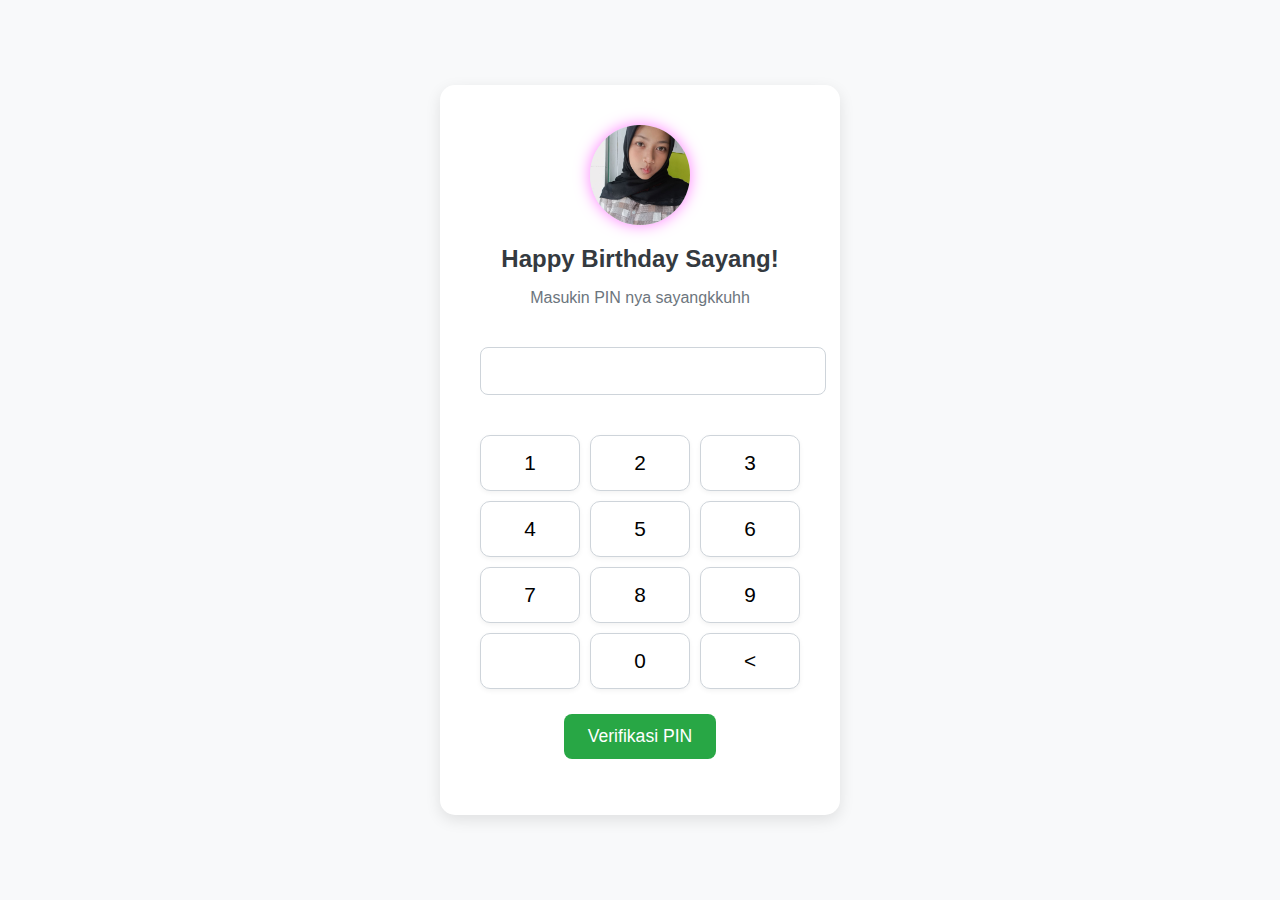
<file: index.html>
<!DOCTYPE html>
<html lang="id">
<head>
    <meta charset="UTF-8">
    <meta name="viewport" content="width=device-width, initial-scale=1.0">
    <title>Masukan PIN nya ayyy</title>
    <style>
        body {
            font-family: 'Segoe UI', Tahoma, Geneva, Verdana, sans-serif;
            display: flex;
            justify-content: center;
            align-items: center;
            height: 100vh;
            background-color: #f8f9fa;
            margin: 0;
        }
        .container {
            text-align: center;
            padding: 40px;
            background-color: #fff;
            border-radius: 15px;
            box-shadow: 0 5px 15px rgba(0, 0, 0, 0.1);
            width: 320px;
        }
        .avatar {
            width: 100px;
            height: 100px;
            border-radius: 50%;
            margin: 0 auto 20px;
            background-color: #e9ecef;
            overflow: hidden;
            display: flex;
            justify-content: center;
            align-items: center;
            box-shadow: 0 0 15px rgba(255, 0, 255, 0.5); /* Initial pink shadow */
            animation: rgbShadow 5s infinite; /* RGB shadow animation */
        }
        @keyframes rgbShadow {
            0% { box-shadow: 0 0 15px rgba(255, 0, 255, 0.5); } /* Pink */
            25% { box-shadow: 0 0 15px rgba(0, 255, 255, 0.5); } /* Cyan */
            50% { box-shadow: 0 0 15px rgba(255, 255, 0, 0.5); } /* Yellow */
            75% { box-shadow: 0 0 15px rgba(0, 255, 0, 0.5); } /* Green */
            100% { box-shadow: 0 0 15px rgba(255, 0, 255, 0.5); } /* Pink */
        }
        .avatar img {
            width: 100%;
            height: auto;
            display: block;
        }
        h2 {
            color: #343a40;
            margin-bottom: 10px;
        }
        p.greeting {
            color: #6c757d;
            margin-bottom: 25px;
            font-size: 1rem;
        }
        #pinInput {
            width: 100%;
            padding: 12px;
            margin: 15px 0;
            border: 1px solid #ced4da;
            border-radius: 8px;
            font-size: 1.2rem;
            text-align: center;
            letter-spacing: 0.2rem;
        }
        .keyboard {
            display: grid;
            grid-template-columns: repeat(3, 1fr);
            gap: 10px;
            margin-top: 25px;
        }
        .key {
            padding: 15px;
            background-color: #fff;
            border: 1px solid #ced4da;
            border-radius: 10px;
            font-size: 1.3rem;
            cursor: pointer;
            box-shadow: 0 2px 5px rgba(0, 0, 0, 0.05);
            transition: background-color 0.2s, color 0.2s;
        }
        .key:hover {
            background-color: #e9ecef;
        }
        .key:active {
            background-color: #ff4081; /* Pink when clicked */
            color: white;
        }
        .error {
            color: #dc3545;
            margin-top: 15px;
            font-size: 1rem;
        }
        #submitButton {
            padding: 12px 24px;
            background-color: #28a745;
            color: white;
            border: none;
            border-radius: 8px;
            cursor: pointer;
            font-size: 1.1rem;
            margin-top: 25px;
            transition: background-color 0.2s;
        }
        #submitButton:hover {
            background-color: #218838;
        }
        #submitButton:active {
            background-color: #1e7e34;
        }
    </style>
</head>
<body>
    <div class="container">
        <div class="avatar">
            <img src="f.jpeg" alt="Foto Profil">
        </div>
        <h2>Happy Birthday Sayang!</h2>
        <p class="greeting">Masukin PIN nya sayangkkuhh</p>
        <input type="password" id="pinInput" maxlength="8" readonly>
        <div class="keyboard">
            <button class="key" onclick="appendPin('1')">1</button>
            <button class="key" onclick="appendPin('2')">2</button>
            <button class="key" onclick="appendPin('3')">3</button>
            <button class="key" onclick="appendPin('4')">4</button>
            <button class="key" onclick="appendPin('5')">5</button>
            <button class="key" onclick="appendPin('6')">6</button>
            <button class="key" onclick="appendPin('7')">7</button>
            <button class="key" onclick="appendPin('8')">8</button>
            <button class="key" onclick="appendPin('9')">9</button>
            <button class="key" onclick="appendPin('')"></button>
            <button class="key" onclick="appendPin('0')">0</button>
            <button class="key" onclick="backspace()">&lt;</button>
        </div>
        <button id="submitButton" onclick="validatePin()">Verifikasi PIN</button>
        <audio id="birthdaySong" src="msk2.mp3" preload="auto"></audio>
        <p class="error" id="errorText"></p>
    </div>

    <script>
            document.addEventListener('DOMContentLoaded', function() {
            const birthdaySong = document.getElementById('birthdaySong');
            birthdaySong.play();
        });
        const correctPin = "02052009";
        const pinInput = document.getElementById("pinInput");
        const errorText = document.getElementById("errorText");

        function appendPin(number) {
            if (pinInput.value.length < 8) {
                pinInput.value += number;
            }
        }

        function backspace() {
            pinInput.value = pinInput.value.slice(0, -1);
        }

        function validatePin() {
            const pin = pinInput.value;

            if (pin === correctPin) {
                window.location.href = "ultah.html";
            } else {
                errorText.textContent = "PIN salah. Silakan coba lagi.";
            }
        }
    </script>
</body>
</html>
</file>
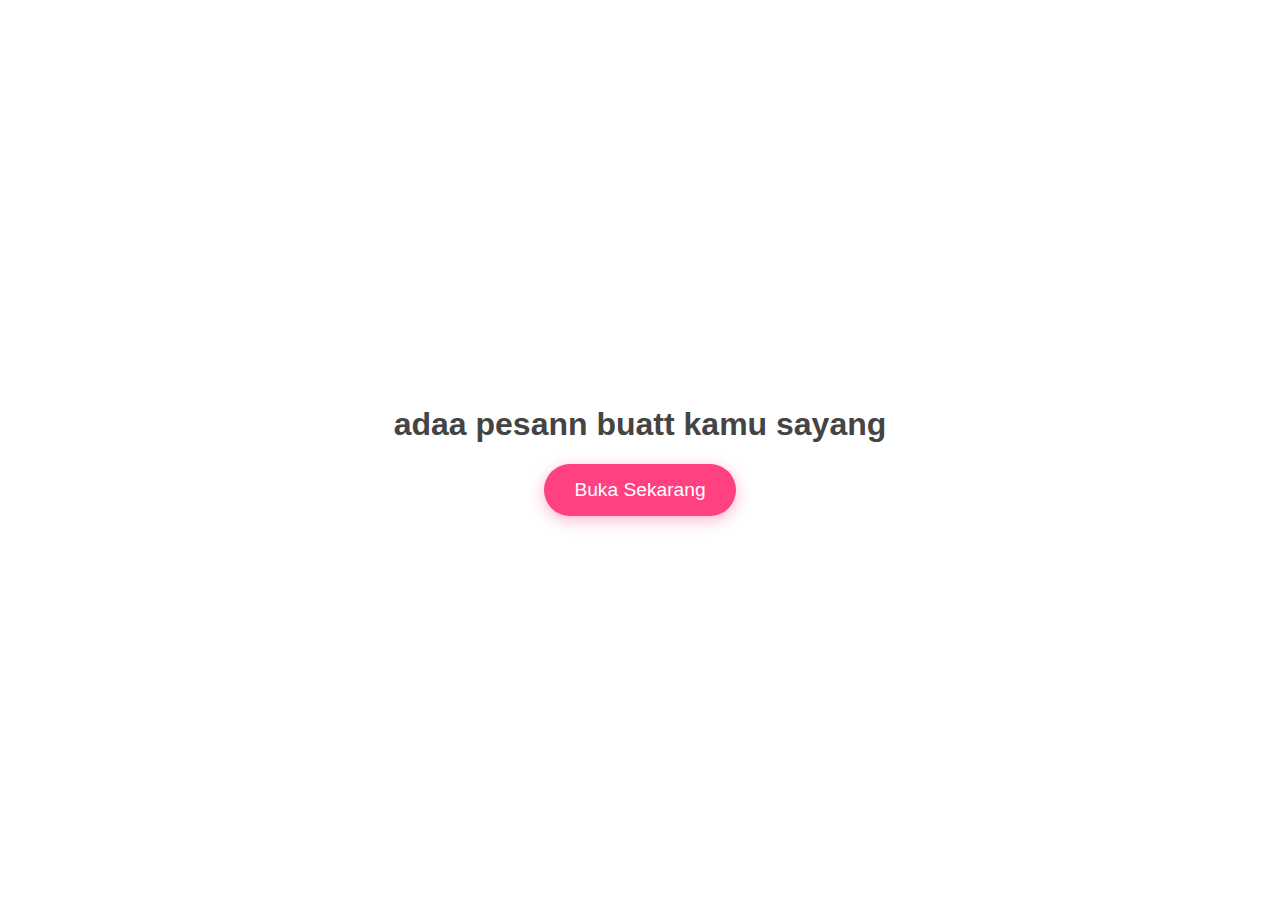
<file: end.html>
<!DOCTYPE html>
<html lang="id">
<head>
    <meta charset="UTF-8">
    <meta name="viewport" content="width=device-width, initial-scale=1.0">
    <title>happy birthdayyy syangggg</title>
    <style>
        body {
            margin: 0;
            padding: 0;
            font-family: 'Segoe UI', Tahoma, Geneva, Verdana, sans-serif;
            background: linear-gradient(135deg, #fce4ec 0%, #f8bbd0 100%);
            display: flex;
            justify-content: center;
            align-items: center;
            min-height: 100vh;
            overflow-x: hidden;
            color: #444;
        }

        /* Overlay Awal */
        #overlay {
            position: fixed;
            top: 0; left: 0; width: 100%; height: 100%;
            background: white;
            z-index: 100;
            display: flex;
            justify-content: center;
            align-items: center;
            flex-direction: column;
            text-align: center;
        }

        .btn-primary {
            padding: 15px 30px;
            font-size: 1.2rem;
            background-color: #ff4081;
            color: white;
            border: none;
            border-radius: 50px;
            cursor: pointer;
            box-shadow: 0 4px 15px rgba(255, 64, 129, 0.4);
            transition: 0.3s;
        }

        .btn-primary:hover { transform: scale(1.05); background-color: #f50057; }

        /* Wadah Teks */
        .card {
            background: rgba(255, 255, 255, 0.95);
            padding: 30px;
            border-radius: 25px;
            box-shadow: 0 15px 35px rgba(0,0,0,0.1);
            max-width: 450px;
            width: 85%;
            text-align: center;
            z-index: 10;
            display: none;
            margin: 20px;
        }

        .long-text {
            line-height: 1.7;
            font-size: 1rem;
            white-space: pre-wrap;
            text-align: left;
            margin-bottom: 20px;
            border-right: 2px solid #ff4081;
        }

        /* Tombol WhatsApp */
        #waButton {
            display: none; /* Sembunyi sampai teks selesai */
            background-color: #25D366;
            color: white;
            text-decoration: none;
            padding: 12px 25px;
            border-radius: 30px;
            font-weight: bold;
            display: inline-flex;
            align-items: center;
            gap: 10px;
            animation: bounceIn 0.8s ease;
        }

        @keyframes bounceIn {
            0% { transform: scale(0); opacity: 0; }
            70% { transform: scale(1.1); }
            100% { transform: scale(1); opacity: 1; }
        }

        /* Balon */
        .balloon {
            position: absolute;
            bottom: -100px;
            width: 40px;
            height: 55px;
            border-radius: 50%;
            opacity: 0.5;
            z-index: 1;
            animation: float 7s infinite linear;
        }

        @keyframes float {
            to { transform: translateY(-120vh) rotate(20deg); }
        }
    </style>
</head>
<body>

    <div id="overlay">
        <h1>adaa pesann buatt kamu sayang</h1>
        <button class="btn-primary" onclick="mulaiSekarang()">Buka Sekarang</button>
    </div>

<audio id="myAudio" loop>
    <source src="kiniusaisudah.mp3" type="audio/mpeg">
</audio>

    <div class="card" id="mainCard">
        <h2 style="color: #ff4081; margin-top: 0;">Happy Birthday syangku firdaaa! ✨</h2>
        <div id="typing-container" class="long-text"></div>
        
        <a href="https://wa.me/083171710493" id="waButton" target="_blank">
            <svg style="width:24px;height:24px" viewBox="0 0 24 24">
                <path fill="currentColor" d="M12.04 2C6.58 2 2.13 6.45 2.13 11.91C2.13 13.66 2.59 15.36 3.45 16.86L2.05 22L7.3 20.62C8.75 21.41 10.38 21.83 12.04 21.83C17.5 21.83 21.95 17.38 21.95 11.92C21.95 9.27 20.92 6.78 19.05 4.91C17.18 3.03 14.69 2 12.04 2M12.05 3.67C14.25 3.67 16.31 4.53 17.87 6.09C19.42 7.65 20.28 9.71 20.28 11.92C20.28 16.46 16.58 20.15 12.04 20.15C10.66 20.15 9.3 19.8 8.1 19.14L7.81 18.96L4.67 19.79L5.51 16.73L5.31 16.42C4.58 15.26 4.19 13.92 4.19 11.91C4.19 7.37 7.88 3.67 12.05 3.67M9.21 8.35C9.04 8.35 8.76 8.41 8.53 8.66C8.3 8.92 7.64 9.53 7.64 10.77C7.64 12.01 8.54 13.21 8.66 13.38C8.79 13.54 10.42 16.05 12.92 17.12C13.51 17.38 13.97 17.52 14.33 17.64C14.93 17.83 15.47 17.8 15.9 17.74C16.39 17.66 17.41 17.11 17.62 16.5C17.83 15.89 17.83 15.36 17.77 15.25C17.71 15.15 17.54 15.09 17.29 14.97C17.04 14.84 15.8 14.23 15.57 14.15C15.34 14.07 15.17 14.03 15 14.28C14.84 14.53 14.38 15.08 14.24 15.25C14.1 15.41 13.96 15.43 13.71 15.31C13.46 15.18 12.66 14.92 11.71 14.08C10.97 13.42 10.48 12.61 10.33 12.35C10.19 12.09 10.32 11.95 10.44 11.83C10.55 11.72 10.69 11.53 10.82 11.38C10.95 11.23 10.99 11.13 11.07 10.96C11.16 10.8 11.12 10.65 11.05 10.53C10.99 10.4 10.53 9.27 10.34 8.81C10.16 8.37 9.97 8.43 9.83 8.42C9.69 8.42 9.53 8.35 9.38 8.35H9.21Z" />
            </svg>
            Balas di WhatsApp
        </a>
    </div>

    <script>
        // ISI TEKS KAMU DI SINI
        const teks = `Haii! Hari ini adalah hari besarmu. 🎂\n\nakuu cumaaa mauu bilangg kalo kamu itu spesial bangett ayy.timaaciii ayangg udaa kuatt sampee sejauh iniii udaaa mauuu nerimaa akuu apa adanyaaa,dan semogaa kitaa selaluu bisaa bersamaa selamanyaaa,kitaa salingg jujurr yahh sayangggg\n\nsemogaa dii umurr kamuu yang baru iniii 17 tahunn, kamuu makinn bahagiaa yahh sayanggg, dilancarkann rezekinyaaa, dan semogaa yaangg kamuu impikann ituuu terwujudd yahh sayanggg,, akuu sayanggg kamuu selamanyaa I LOVE YOU FIRDA SIPANA ROSDIAN. Amin!\n\nJangan lupa makan enak hari ini ya! 🥳`;

        function mulaiSekarang() {
            document.getElementById('overlay').style.display = 'none';
            const card = document.getElementById('mainCard');
            card.style.display = 'block';

            const audio = document.getElementById('myAudio');
            audio.play();

            ketikTeks();
            buatBalon();
        }

        let i = 0;
        const speed = 70; // Kecepatan ngetik

        function ketikTeks() {
            const container = document.getElementById("typing-container");
            if (i < teks.length) {
                container.innerHTML += teks.charAt(i);
                i++;
                setTimeout(ketikTeks, speed);
            } else {
                // Teks Selesai
                container.style.borderRight = "none";
                munculkanTombol();
            }
        }

        function munculkanTombol() {
            const btn = document.getElementById('waButton');
            btn.style.display = 'inline-flex';
        }

        function buatBalon() {
            for (let j = 0; j < 20; j++) {
                let balloon = document.createElement('div');
                balloon.className = 'balloon';
                balloon.style.left = Math.random() * 100 + 'vw';
                balloon.style.backgroundColor = `hsl(${Math.random() * 360}, 70%, 75%)`;
                balloon.style.animationDelay = Math.random() * 7 + 's';
                document.body.appendChild(balloon);
            }
        }
    </script>
</body>
</html>
</file>
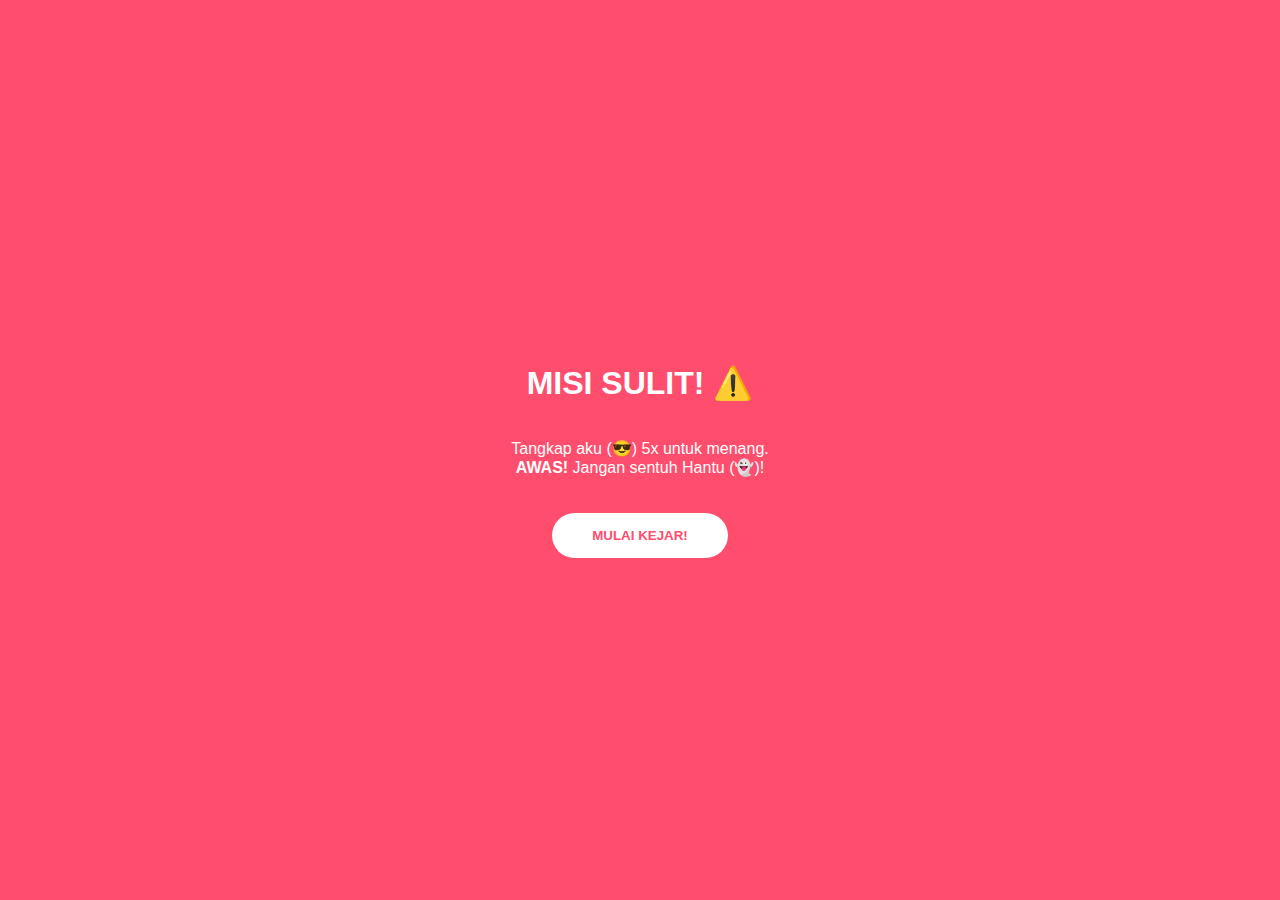
<file: game2.html>
<!DOCTYPE html>
<html lang="id">
<head>
    <meta charset="UTF-8">
    <meta name="viewport" content="width=device-width, initial-scale=1.0">
    <title>Misi Berbahaya: Kejar Cintaku! 🏃‍♂️💨</title>
    <style>
        :root { --pink: #ff4d6d; --bg: #fff0f3; }
        body { 
            margin: 0; background: var(--bg); font-family: 'Poppins', sans-serif; 
            display: flex; flex-direction: column; align-items: center; justify-content: center; 
            height: 100vh; overflow: hidden; touch-action: none;
        }

        #start-screen {
            position: fixed; inset: 0; background: var(--pink); z-index: 1000;
            display: flex; flex-direction: column; align-items: center; justify-content: center;
            color: white; text-align: center; padding: 20px;
        }

        #arena {
            width: 90vw; height: 70vh; background: white; border: 5px solid var(--pink);
            border-radius: 20px; position: relative; overflow: hidden; box-shadow: 0 10px 30px rgba(0,0,0,0.1);
            cursor: crosshair;
        }

        .actor { position: absolute; font-size: 35px; user-select: none; z-index: 10; }
        .obstacle { z-index: 50; pointer-events: auto; }
        
        .ui-top { display: flex; gap: 30px; font-size: 20px; font-weight: bold; color: var(--pink); margin-bottom: 10px; }

        /* Tombol Next yang akan muncul saat menang */
        #nextBtn {
            position: fixed;
            bottom: 30px;
            right: 30px;
            padding: 15px 35px;
            background: #2b9348;
            color: white;
            border: none;
            border-radius: 50px;
            font-size: 18px;
            font-weight: bold;
            display: none; /* Sembunyi dulu */
            cursor: pointer;
            box-shadow: 0 10px 20px rgba(43, 147, 72, 0.4);
            z-index: 200;
            animation: bounceIn 0.8s cubic-bezier(0.175, 0.885, 0.32, 1.275);
        }

        @keyframes bounceIn {
            0% { transform: scale(0); }
            70% { transform: scale(1.2); }
            100% { transform: scale(1); }
        }

        .win-overlay {
            position: absolute; inset: 0; background: rgba(255, 255, 255, 0.8);
            display: none; flex-direction: column; align-items: center; justify-content: center;
            z-index: 150; color: var(--pink); text-align: center;
        }
    </style>
</head>
<body>

    <div id="start-screen">
        <h1>MISI SULIT! ⚠️</h1>
        <p>Tangkap aku (😎) 5x untuk menang.<br><b>AWAS!</b> Jangan sentuh Hantu (👻)!</p>
        <button onclick="startGame()" style="padding: 15px 40px; border-radius: 30px; border: none; cursor: pointer; font-weight: bold; background: white; color: var(--pink); margin-top: 20px;">
            MULAI KEJAR!
        </button>
    </div>

    <audio id="bgMusic" loop>
        <source src="meskidibibirini.mp3" type="audio/mpeg">
    </audio>

    <div class="ui-top">
        <div>❤️ Skor: <span id="count">0</span>/5</div>
        <div>⏱️ Waktu: <span id="timer">30</span>s</div>
    </div>

    <div id="arena">
        <div id="target" class="actor" style="cursor:pointer;">😎</div>
        <div id="win-message" class="win-overlay">
            <h1>BERHASIL! 🎉</h1>
            <p>Kamu memang pemenang hatiku.<br>Klik tombol di bawah!</p>
        </div>
    </div>

    <button id="nextBtn" onclick="window.location.href='kado.html'">Next ➔</button>

    <script>
        const arena = document.getElementById('arena');
        const target = document.getElementById('target');
        const music = document.getElementById('bgMusic');
        const nextBtn = document.getElementById('nextBtn');
        const winMessage = document.getElementById('win-message');
        
        let score = 0;
        let timeLeft = 30;
        let gameActive = false;
        let targetPos = { x: 100, y: 100 };

        function startGame() {
            document.getElementById('start-screen').style.display = 'none';
            music.play();
            gameActive = true;
            spawnGhosts();
            startTimer();
            moveTarget();
        }

        function startTimer() {
            let timerInterval = setInterval(() => {
                if(!gameActive) { clearInterval(timerInterval); return; }
                timeLeft--;
                document.getElementById('timer').innerText = timeLeft;
                if(timeLeft <= 0) gameOver("Waktu habis! Sayang kurang cepat nih 😜");
            }, 1000);
        }

        arena.addEventListener('mousemove', (e) => {
            if(!gameActive) return;
            const rect = arena.getBoundingClientRect();
            const mouseX = e.clientX - rect.left;
            const mouseY = e.clientY - rect.top;

            // Target Kabur
            const dist = Math.hypot(mouseX - targetPos.x, mouseY - targetPos.y);
            if (dist < 130) {
                targetPos.x += (targetPos.x - mouseX) * 0.3;
                targetPos.y += (targetPos.y - mouseY) * 0.3;
                targetPos.x = Math.max(20, Math.min(rect.width - 50, targetPos.x));
                targetPos.y = Math.max(20, Math.min(rect.height - 50, targetPos.y));
                target.style.left = targetPos.x + 'px';
                target.style.top = targetPos.y + 'px';
            }

            // Cek Tabrakan Hantu
            document.querySelectorAll('.obstacle').forEach(ghost => {
                const gDist = Math.hypot(mouseX - parseFloat(ghost.style.left), mouseY - parseFloat(ghost.style.top));
                if(gDist < 30) gameOver("Ups! Kamu kena racun hantu 👻 Coba lagi!");
            });
        });

        target.addEventListener('mousedown', () => {
            if(!gameActive) return;
            score++;
            document.getElementById('count').innerText = score;
            target.innerText = "❤️";
            
            if(score >= 5) {
                gameWin();
            } else {
                setTimeout(() => {
                    target.innerText = "😎";
                    targetPos = { x: Math.random() * (arena.clientWidth - 60), y: Math.random() * (arena.clientHeight - 60) };
                    moveTarget();
                }, 200);
            }
        });

        function gameWin() {
            gameActive = false;
            winMessage.style.display = 'flex';
            nextBtn.style.display = 'block'; // Tampilkan tombol Next
            music.pause(); // Opsional: matikan musik atau ganti lagu
        }

        function spawnGhosts() {
            for(let i=0; i<5; i++) {
                const ghost = document.createElement('div');
                ghost.className = 'actor obstacle';
                ghost.innerText = '👻';
                arena.appendChild(ghost);
                let x = Math.random() * (arena.clientWidth - 40), y = Math.random() * (arena.clientHeight - 40);
                let dx = (Math.random() - 0.5) * 7, dy = (Math.random() - 0.5) * 7;

                function moveGhost() {
                    if(!gameActive && score < 5) return;
                    if(score >= 5) { ghost.remove(); return; }
                    x += dx; y += dy;
                    if(x <= 0 || x >= arena.clientWidth - 40) dx *= -1;
                    if(y <= 0 || y >= arena.clientHeight - 40) dy *= -1;
                    ghost.style.left = x + 'px'; ghost.style.top = y + 'px';
                    requestAnimationFrame(moveGhost);
                }
                moveGhost();
            }
        }

        function moveTarget() {
            target.style.left = targetPos.x + 'px';
            target.style.top = targetPos.y + 'px';
        }

        function gameOver(msg) {
            gameActive = false;
            alert(msg);
            location.reload();
        }
    </script>
</body>
</html>
</file>
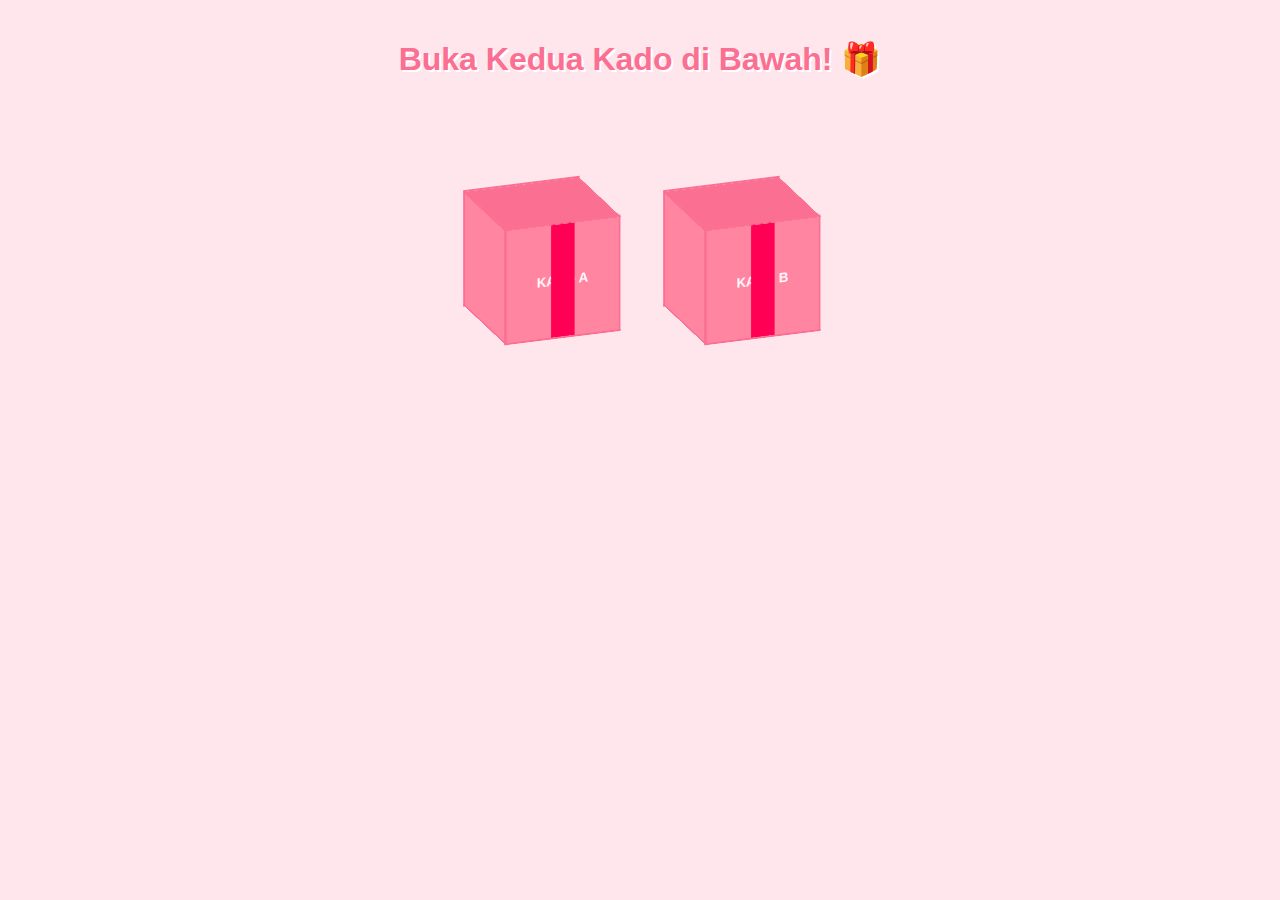
<file: kado.html>
<!DOCTYPE html>
<html lang="id">
<head>
    <meta charset="UTF-8">
    <meta name="viewport" content="width=device-width, initial-scale=1.0">
    <title>Kado Spesial Untukmu</title>
    <style>
        :root { --p: #ff85a1; --p-dark: #fb6f92; }
        body { 
            background: #ffe5ec; margin: 0; min-height: 100vh;
            display: flex; flex-direction: column; align-items: center;
            font-family: 'Poppins', sans-serif; perspective: 1000px;
            overflow: hidden;
        }

        h1 { color: var(--p-dark); margin-top: 40px; text-shadow: 2px 2px white; text-align: center; }

        .gift-container { display: flex; gap: 80px; margin-top: 100px; z-index: 10; }

        /* Struktur Kotak 3D */
        .gift-3d {
            width: 120px; height: 120px; position: relative;
            transform-style: preserve-3d;
            transform: rotateX(-20deg) rotateY(20deg);
            transition: transform 0.6s cubic-bezier(0.175, 0.885, 0.32, 1.275);
            cursor: pointer;
        }
        .gift-3d:hover { transform: rotateX(-20deg) rotateY(160deg); }

        .side {
            position: absolute; width: 120px; height: 120px;
            background: var(--p); border: 2px solid var(--p-dark);
            display: flex; align-items: center; justify-content: center;
            color: white; font-weight: bold; font-size: 14px;
        }
        .front  { transform: translateZ(60px); }
        .back   { transform: rotateY(180deg) translateZ(60px); background: #ffc2d1; color: var(--p-dark); }
        .left   { transform: rotateY(-90deg) translateZ(60px); }
        .right  { transform: rotateY(90deg) translateZ(60px); }
        .top    { transform: rotateX(90deg) translateZ(60px); background: var(--p-dark); }
        .bottom { transform: rotateX(-90deg) translateZ(60px); }

        .v-rib { position: absolute; width: 25px; height: 100%; background: #ff0054; left: 47.5px; z-index: 5; }

        /* TOMBOL END (Sembunyi di awal) */
        #endBtn {
            position: absolute; 
            bottom: 50px;
            width: 180px; height: 50px;
            background: #ff4d6d; color: white; border: none;
            border-radius: 12px; font-weight: bold;
            cursor: pointer;
            box-shadow: 0 5px 15px rgba(255, 77, 109, 0.4);
            transition: left 0.15s ease, top 0.15s ease, opacity 0.5s;
            z-index: 1000;
            display: none; /* Sembunyi */
            opacity: 0;
        }

        .counter {
            position: fixed; top: 20px; left: 20px;
            background: white; color: var(--p-dark);
            padding: 10px 20px; border-radius: 30px; 
            font-weight: bold; border: 2px solid var(--p-dark);
            display: none; /* Sembunyi juga counter-nya */
        }
    </style>
</head>
<body onclick="playMusic()">

    <div class="counter" id="counterUI"><span id="count"></span></div>
    <h1 id="mainTitle">Buka Kedua Kado di Bawah! 🎁</h1>

    <audio id="bgMusic" loop>
        <source src="meskidibibirini.mp3" type="audio/mpeg">
    </audio>

    <div class="gift-container">
        <div class="gift-3d" onclick="openGift('video')">
            <div class="side front"><div class="v-rib"></div>KADO A</div>
            <div class="side back">VIDEO 🎬</div>
            <div class="side top"></div><div class="side left"></div><div class="side right"></div><div class="side bottom"></div>
        </div>

        <div class="gift-3d" onclick="openGift('game')">
            <div class="side front"><div class="v-rib"></div>KADO B</div>
            <div class="side back">GAME 🎮</div>
            <div class="side top"></div><div class="side left"></div><div class="side right"></div><div class="side bottom"></div>
        </div>
    </div>

    <button id="endBtn">End</button>

    <script>
        const music = document.getElementById('bgMusic');
        const btn = document.getElementById('endBtn');
        const countDisplay = document.getElementById('count');
        const counterUI = document.getElementById('counterUI');
        let count = 0;

        function playMusic() { music.play().catch(() => {}); }

        // Fungsi saat kado diklik
        function openGift(type) {
            // Tandai kado sebagai sudah dibuka
            localStorage.setItem(type, 'opened');
            
            // Pindah halaman
            if(type === 'video') window.location.href = 'video.html';
            if(type === 'game') window.location.href = 'game.html';
        }

        // Cek apakah kedua kado sudah pernah dibuka
        window.onload = function() {
            const videoOpened = localStorage.getItem('video');
            const gameOpened = localStorage.getItem('game');

            if (videoOpened && gameOpened) {
                // Munculkan Tombol End dan Counter
                btn.style.display = 'block';
                setTimeout(() => { btn.style.opacity = '1'; }, 10);
                counterUI.style.display = 'block';
                document.getElementById('mainTitle').innerText = "Wah, Semua Kado Terbuka! Sekarang Coba Klik 'End' 😜";
            }
        };

        // Logika Menghindar 17 Kali
        btn.addEventListener('mouseover', () => {
            if (count < 20) {
                const x = Math.random() * (window.innerWidth - btn.offsetWidth);
                const y = Math.random() * (window.innerHeight - btn.offsetHeight);
                btn.style.left = x + 'px';
                btn.style.top = y + 'px';
                count++;
                countDisplay.innerText = 20 - count;

                if (count === 20) {
                    btn.style.background = "#2b9348";
                    btn.innerText = "Klik iniii sayanggg ❤️";
                }
            }
        });

        btn.addEventListener('click', () => {
            if (count >= 20) {
                // Reset data agar bisa diulang dari awal jika mau
                localStorage.clear();
                window.location.href = 'end.html';
            }
        });
    </script>
</body>
</html>
</file>
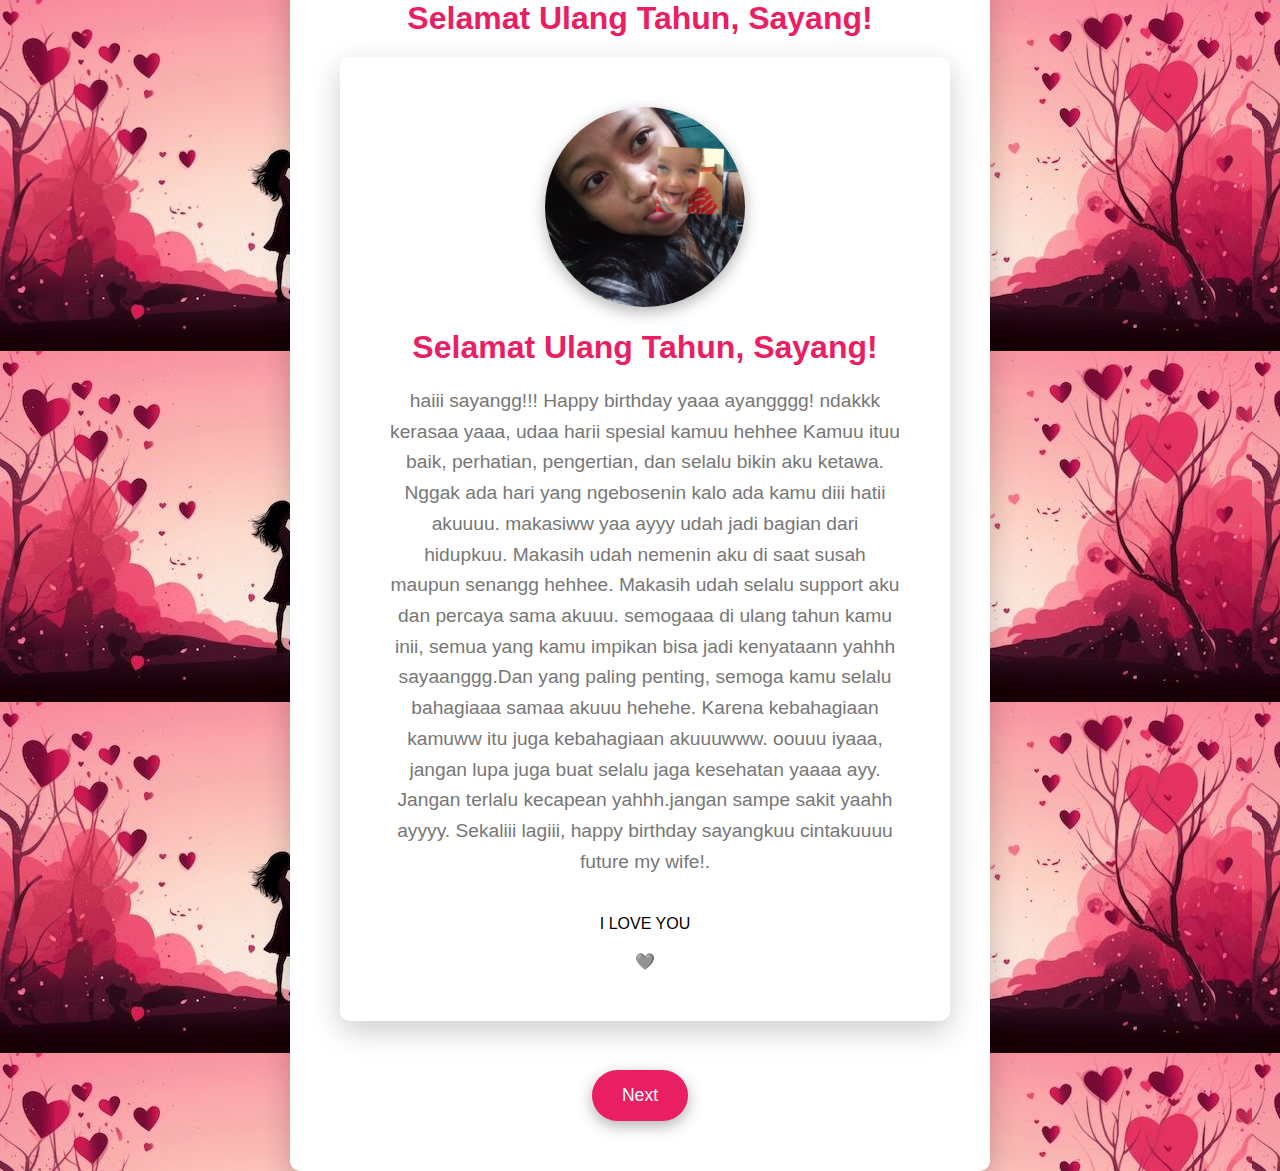
<file: ucapan.html>
<!DOCTYPE html>
<html lang="id">
<head>
    <meta charset="UTF-8">
    <meta name="viewport" content="width=device-width, initial-scale=1.0">
    <title>Happy Birthday Sayang!</title>
    <style>
        body {
            font-family: 'Arial', sans-serif;
            margin: 0;
            background-image: url(love.jfif);
            display: flex;
            justify-content: center;
            align-items: center;
            height: 100vh;
            text-align: center;
        }
        .container {
            background-color: #fff;
            border-radius: 10px;
            box-shadow: 0 10px 30px rgba(0, 0, 0, 0.2);
            padding: 50px;
            width: 85%;
            max-width: 600px;
        }
        .photo-container {
            width: 200px;
            height: 200px;
            margin: 0 auto 20px;
            position: relative;
            cursor: pointer;
        }
       .photo {
            width: 200px;
            height: 200px;
            border-radius: 50%;
            margin: 0 auto 20px;
            background-image: url('a.jpeg'); /* Replace with your image URL */
            background-size: cover;
            background-position: center;
            box-shadow: 0 5px 15px rgba(0, 0, 0, 0.3);
        }
        h1 {
            color: #e91e63;
            margin-bottom: 20px;
        }
        p {
            font-size: 1.2em;
            color: #777;
            line-height: 1.6;
        }
        .love-button {
            background-color: #e91e63;
            color: white;
            border: none;
            border-radius: 50px;
            padding: 15px 30px;
            font-size: 1.1em;
            cursor: pointer;
            box-shadow: 0 5px 15px rgba(0, 0, 0, 0.3);
            transition: background-color 0.3s ease, box-shadow 0.3s ease;
            margin-top: 30px;
            position: relative;
            overflow: hidden;
        }
        .love-button:before {
            content: '\2665'; /* Heart symbol */
            position: absolute;
            top: 50%;
            left: 50%;
            transform: translate(-50%, -50%);
            font-size: 1.5em;
            opacity: 0;
            transition: opacity 0.3s ease;
        }
        .love-button:hover {
            background-color: #d81b60;
        }
        .love-button:hover:before {
            opacity: 1;
        }
        .love-button.active {
            box-shadow: 0 0 20px #ff4081; /* Pink glow */
        }
        audio {
            display: none;
        }
        #fileInput {
            display: none;
        }
    </style>
</head>
<body>
    <div class="container">
        <div class="photo">
        </div>
        <h1>Selamat Ulang Tahun, Sayang!</h1>
        <p>  <div class="container">
        <div class="photo"></div>
        <h1>Selamat Ulang Tahun, Sayang!</h1>
        <p>haiii sayangg!!!
Happy birthday yaaa ayangggg! ndakkk kerasaa yaaa, udaa harii spesial kamuu hehhee
Kamuu ituu baik, perhatian, pengertian, dan selalu bikin aku ketawa. Nggak ada hari yang ngebosenin kalo ada kamu diii hatii akuuuu.
makasiww yaa ayyy udah jadi bagian dari hidupkuu. Makasih udah nemenin aku di saat susah maupun senangg hehhee. Makasih udah selalu support aku dan percaya sama akuuu.
semogaaa di ulang tahun kamu inii, semua yang kamu impikan bisa jadi kenyataann yahhh sayaanggg.Dan yang paling penting, semoga kamu selalu bahagiaaa samaa akuuu hehehe. Karena kebahagiaan kamuww itu juga kebahagiaan akuuuwww.
oouuu iyaaa, jangan lupa juga buat selalu jaga kesehatan yaaaa ayy. Jangan terlalu kecapean yahhh.jangan sampe sakit yaahh ayyyy.
Sekaliii lagiii, happy birthday sayangkuu cintakuuuu future my wife!.</p><br>I LOVE YOU</p>🩶
    </div></p>
        <button class="love-button" onclick="goToNextPage(this)">Next</button>
        <audio id="birthdaySong" src="msk1.mp3" preload="auto"></audio>
    </div>

    <script>
        document.addEventListener('DOMContentLoaded', function() {
            const birthdaySong = document.getElementById('birthdaySong');
            birthdaySong.play();
        });

        function goToNextPage(button) {
            button.classList.add('active');
            setTimeout(function() {
                window.location.href = 'musik.html';
            }, 500);
        }

        function changeProfilePicture(input) {
            if (input.files && input.files[0]) {
                const reader = new FileReader();

                reader.onload = function(e) {
                    const photoContainer = document.querySelector('.photo-container::before');
                    photoContainer.style.backgroundImage = `url('${e.target.result}')`;
                }

                reader.readAsDataURL(input.files[0]);
            }
        }
    </script>
</body>
</html>
</file>
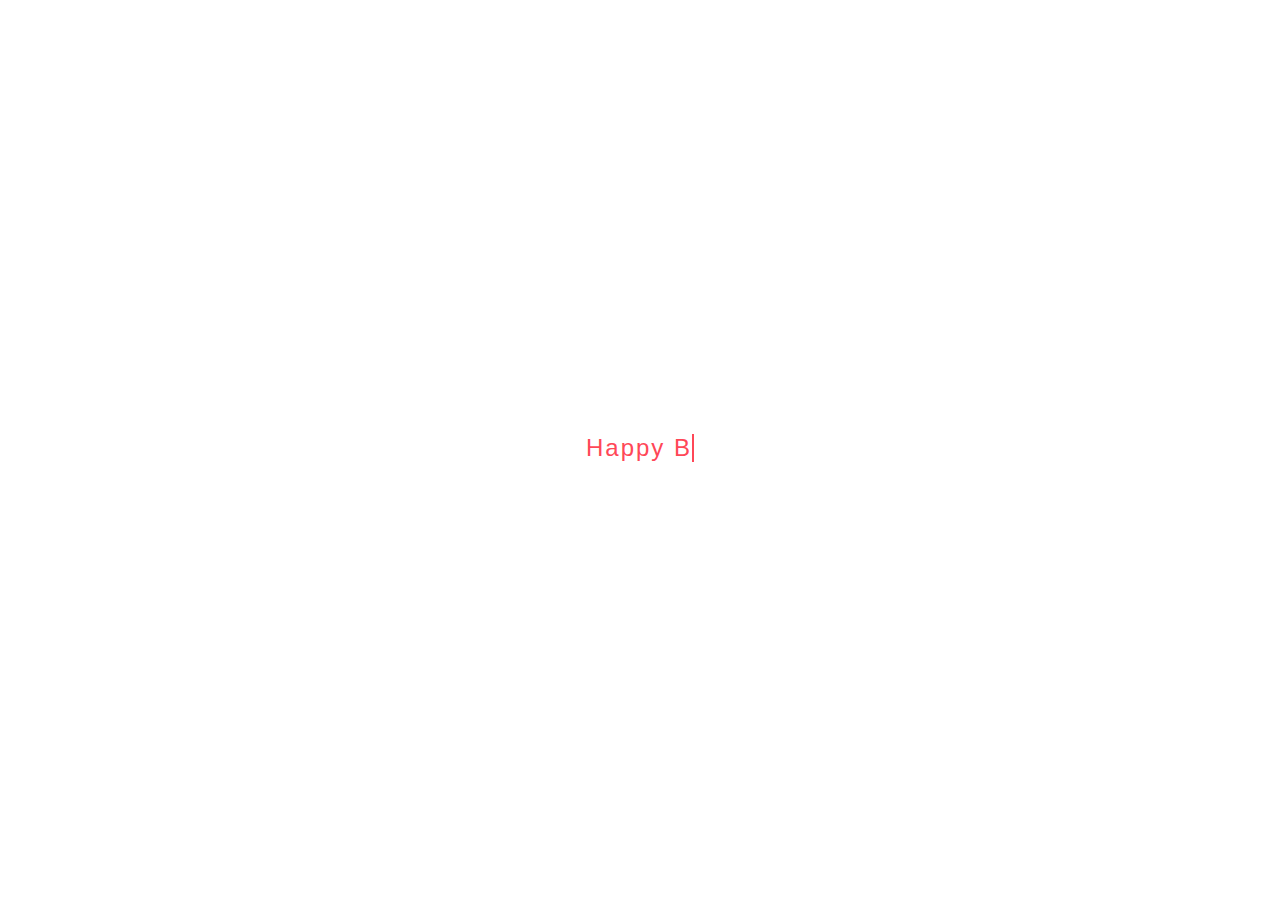
<file: ultah.html>
<!DOCTYPE html>
<html lang="id">
<head>
    <meta charset="UTF-8">
    <meta name="viewport" content="width=device-width, initial-scale=1.0">
    <title>Untuk Sayangku</title>
    <style>
        /* CSS AREA */
        * { box-sizing: border-box; }
        body {
            margin: 0;
            padding: 0;
            font-family: 'Segoe UI', Roboto, Helvetica, Arial, sans-serif;
            background-color: #fff5f7; /* Pink sangat muda */
            color: #4a2c2a;
            overflow: hidden;
        }

        /* Layar Animasi Awal */
        #animation-screen {
            position: fixed;
            top: 0;
            left: 0;
            width: 100%;
            height: 100vh;
            background: #ffffff;
            display: flex;
            justify-content: center;
            align-items: center;
            z-index: 999;
            transition: opacity 1s ease;
        }

        #typewriter-text {
            font-size: 1.5rem;
            font-weight: 300;
            letter-spacing: 2px;
            border-right: 2px solid #ff4757;
            white-space: nowrap;
            overflow: hidden;
            width: 0;
            color: #ff4757;
        }

        /* Halaman Ucapan Utama */
        #main-content {
            display: none;
            height: 100vh;
            padding: 40px 20px;
            text-align: center;
            display: flex;
            flex-direction: column;
            justify-content: center;
            align-items: center;
            opacity: 0;
            transition: opacity 1.5s ease;
        }

        .card {
            background: white;
            padding: 30px;
            border-radius: 20px;
            box-shadow: 0 10px 30px rgba(255, 182, 193, 0.4);
            max-width: 350px;
            width: 100%;
        }

        h1 {
            color: #ff4757;
            font-size: 1.8rem;
            margin-bottom: 20px;
        }

        p {
            line-height: 1.6;
            font-size: 1.1rem;
            color: #555;
        }

        .heart {
            color: #ff4757;
            font-size: 3rem;
            margin-bottom: 10px;
            animation: pulse 1.5s infinite;
        }

        @keyframes pulse {
            0% { transform: scale(1); }
            50% { transform: scale(1.1); }
            100% { transform: scale(1); }
        }

        /* Tombol Next Kanan Bawah */
        .btn-next {
            position: fixed;
            bottom: 30px;
            right: 30px;
            padding: 12px 25px;
            background-color: #ff4757;
            color: white;
            border: none;
            border-radius: 50px;
            font-weight: bold;
            box-shadow: 0 4px 15px rgba(255, 71, 87, 0.3);
            cursor: pointer;
            font-size: 0.9rem;
        }
    </style>
</head>
<body>

    <div id="animation-screen">
        <h1 id="typewriter-text"></h1>
    </div>

    <div id="main-content">
        <div class="card">
            <div class="heart">❤️</div>
            <h1>Happy Birthday Firda!</h1>
            <p>Selamat ulang tahun untuk orang paling spesial di hidupku. Semoga semua yangg kamu impikann tercapai dan kita selalu bersama selamanya Aamiin. I love you ayanggg!</p>
        </div>
        
        <button class="btn-next" onclick="tanyaPindah()">Next</button>
    </div>

    <script>
        // JAVASCRIPT AREA

        // 1. Fungsi Animasi Mengetik
        const text = "Happy Birthday Sayangku...";
        let i = 0;

        function startTypewriter() {
            const element = document.getElementById("typewriter-text");
            if (i < text.length) {
                element.innerHTML += text.charAt(i);
                element.style.width = "auto";
                i++;
                setTimeout(startTypewriter, 100);
            } else {
                // Selesai mengetik, tunggu 1.5 detik lalu pindah halaman
                setTimeout(transitionToMain, 1500);
            }
        }

        // 2. Fungsi Transisi Halaman
        function transitionToMain() {
            const animScreen = document.getElementById("animation-screen");
            const mainContent = document.getElementById("main-content");

            animScreen.style.opacity = "0";
            
            setTimeout(() => {
                animScreen.style.display = "none";
                mainContent.style.display = "flex";
                // Trigger fade in untuk konten utama
                setTimeout(() => {
                    mainContent.style.opacity = "1";
                }, 50);
            }, 1000);
        }

        // 3. Fungsi Tombol Next (Konfirmasi)
        function tanyaPindah() {
            let pilihan = confirm("Iya pindah halaman atau tidak tetap di sini?");
            if (pilihan) {
                window.location.href = "ucapan.html"; // Ganti URL ini
            }
        }

        // Jalankan saat browser selesai memuat
        window.onload = startTypewriter;
    </script>
</body>
</html>
</file>
